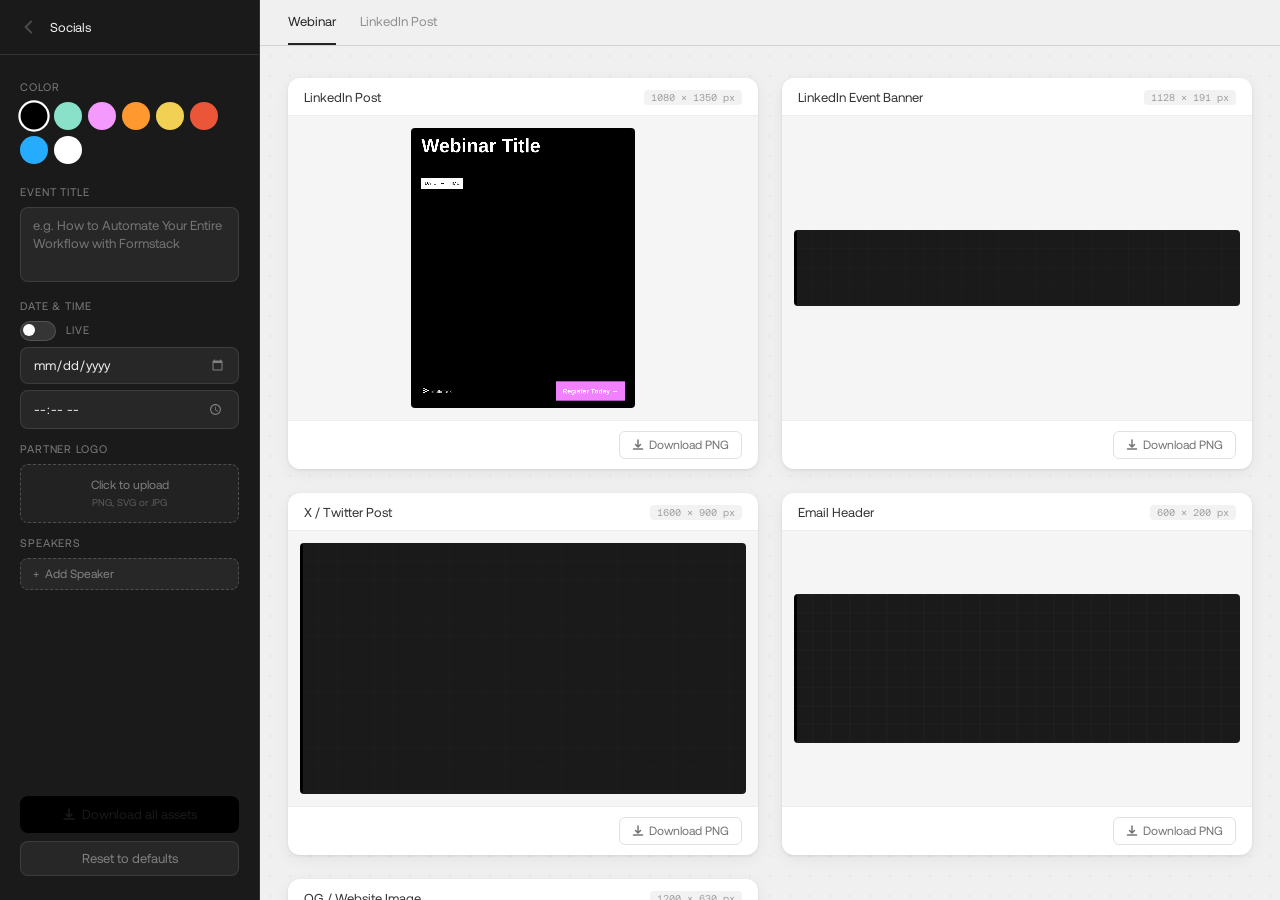
<file: socials/index.html>
<!DOCTYPE html>
<html lang="en">
<head>
<meta charset="utf-8">
<meta name="viewport" content="width=device-width, initial-scale=1">
<title>Webinar Socials Generator</title>
<style>
/* ── Brand tokens ─────────────────────────────────────────────────────── */
:root {
  --carrot-1:#FFF8ED; --carrot-2:#FFDCA8; --carrot-3:#FF982E;
  --carrot-4:#EF6407; --carrot-5:#9D3B0F; --carrot-6:#441706;
  --emerald-1:#F1FCF8; --emerald-2:#C7F5E7; --emerald-3:#89E1C9;
  --emerald-4:#27A588; --emerald-5:#1B6A5B; --emerald-6:#1A473F;
  --banana-1:#FEFAEC; --banana-2:#F6E591; --banana-3:#F1D053;
  --banana-4:#E79F19; --banana-5:#CC7B13; --banana-6:#8A4516;
  --rosa-1:#FEF2FF; --rosa-2:#F9C5FF; --rosa-3:#F49AFF;
  --rosa-4:#E23EF7; --rosa-5:#8D1395; --rosa-6:#65366B;
  --pomegranate-1:#FEF4F2; --pomegranate-2:#FDD3CB; --pomegranate-3:#EB5639;
  --pomegranate-4:#D94629; --pomegranate-5:#97311D; --pomegranate-6:#44140B;
  --blue-1:#EFF8FF; --blue-2:#B8E2FF; --blue-3:#26ACFF;
  --blue-4:#0077CE; --blue-5:#02508A; --blue-6:#062A4B;
  --black-1:#F8F8F8; --black-2:#ECECEC; --black-3:#BDBDBD;
  --black-4:#7C7C7C; --black-5:#464646; --black-6:#000000;

  --bg:             #F0F0F0;
  --panel-bg:       #1a1a1a;
  --border:         rgba(255,255,255,0.10);
  --border-hover:   rgba(255,255,255,0.22);
  --text-primary:   #f0f0f0;
  --text-secondary: rgba(240,240,240,0.45);
  --accent:         var(--black-6);
  --accent-dark:    var(--black-5);
}
@font-face {
  font-family: 'Aeonik VF';
  src: url('[data-uri]') format('woff2');
  font-weight: 100 900;
  font-style: normal;
}
@font-face {
  font-family: 'Aeonik';
  src: url('[data-uri]') format('woff2');
  font-weight: 100 900;
  font-style: normal;
}
@font-face {
  font-family: 'Sofia Pro';
  src: url('[data-uri]') format('opentype');
  font-weight: 400;
  font-style: normal;
}
@font-face {
  font-family: 'Aeonik Mono';
  src: url('[data-uri]') format('woff2');
  font-weight: 100 900;
  font-style: normal;
}


/* ── Reset ────────────────────────────────────────────────────────────── */
*, *::before, *::after { box-sizing: border-box; margin: 0; padding: 0; }
html, body { height: 100%; overflow: hidden; }
body {
  display: flex;
  font-family: 'Aeonik VF', 'Aeonik', system-ui, sans-serif;
  background: var(--bg);
  color: var(--text-primary);
}

/* ── Sidebar ──────────────────────────────────────────────────────────── */
#sidebar {
  width: 260px;
  min-width: 260px;
  height: 100vh;
  background: var(--panel-bg);
  display: flex;
  flex-direction: column;
  overflow-y: auto;
  padding: 0 0 24px 0;
  border-right: 1px solid var(--border);
  scrollbar-width: thin;
  scrollbar-color: rgba(255,255,255,0.1) transparent;
}

/* Logo bar */
.sidebar-logo {
  display: flex;
  align-items: center;
  padding: 14px 16px;
  border-bottom: 1px solid var(--border);
  gap: 8px;
  flex-shrink: 0;
}
.back-btn {
  background: none;
  border: none;
  color: var(--text-secondary);
  cursor: default;
  padding: 4px;
  border-radius: 6px;
  display: flex;
  align-items: center;
  flex-shrink: 0;
  opacity: 0.5;
}
.sidebar-logo svg {
  height: 18px;
  width: auto;
}
.sidebar-logo-divider {
  width: 1px;
  height: 16px;
  background: rgba(255,255,255,0.15);
  flex-shrink: 0;
}
.sidebar-page-title {
  font-size: 13px;
  font-weight: 600;
  color: var(--text-primary);
  letter-spacing: -0.01em;
  white-space: nowrap;
}

/* Form sections */
.section {
  padding: 18px 20px 0;
}
.section-label {
  font-size: 11px;
  font-weight: 600;
  text-transform: uppercase;
  letter-spacing: 0.08em;
  color: var(--text-secondary);
  margin-bottom: 8px;
}

/* Inputs */
input[type=text], input[type=date], input[type=time], textarea {
  width: 100%;
  background: rgba(255,255,255,0.06);
  border: 1.5px solid var(--border);
  border-radius: 8px;
  color: var(--text-primary);
  font-family: 'Aeonik VF', sans-serif;
  font-size: 13px;
  padding: 9px 12px;
  outline: none;
  transition: border-color 0.15s;
  resize: none;
}
input[type=text]:focus, input[type=date]:focus, input[type=time]:focus, textarea:focus {
  border-color: rgba(255,152,46,0.5);
  background: rgba(255,255,255,0.09);
}
input[type=date]::-webkit-calendar-picker-indicator,
input[type=time]::-webkit-calendar-picker-indicator {
  filter: invert(0.5);
  cursor: pointer;
}
textarea { min-height: 72px; line-height: 1.4; }

.input-row {
  display: flex;
  flex-direction: column;
  gap: 6px;
  margin-top: 4px;
}
.input-row > * { width: 100%; }

/* Color swatches */
.swatch-grid {
  display: flex;
  gap: 6px;
  flex-wrap: wrap;
  margin-top: 4px;
}
.swatch {
  width: 28px;
  height: 28px;
  border-radius: 50%;
  cursor: pointer;
  border: 2px solid transparent;
  transition: transform 0.12s, border-color 0.12s;
  position: relative;
}
.swatch:hover { transform: scale(1.1); }
.swatch.active {
  border-color: white;
  transform: scale(1.12);
}

/* Speakers */
.speakers-list {
  display: flex;
  flex-direction: column;
  gap: 10px;
  margin-top: 4px;
}
.speaker-card {
  background: rgba(255,255,255,0.05);
  border: 1.5px solid var(--border);
  border-radius: 10px;
  padding: 12px;
  position: relative;
}
.speaker-card input {
  margin-bottom: 6px;
  background: rgba(255,255,255,0.06);
}
.speaker-card input:last-of-type { margin-bottom: 0; }
.speaker-remove {
  position: absolute;
  top: 8px;
  right: 8px;
  background: none;
  border: none;
  color: var(--text-secondary);
  cursor: pointer;
  font-size: 16px;
  line-height: 1;
  padding: 2px;
  border-radius: 4px;
  transition: color 0.12s, background 0.12s;
}
.speaker-remove:hover { color: var(--text-primary); background: rgba(255,255,255,0.1); }

.speaker-photo-row {
  display: flex;
  align-items: center;
  gap: 8px;
  margin-bottom: 6px;
}
.speaker-avatar {
  width: 36px;
  height: 36px;
  border-radius: 50%;
  background: rgba(255,255,255,0.1);
  border: 1.5px dashed rgba(255,255,255,0.2);
  cursor: pointer;
  overflow: hidden;
  flex-shrink: 0;
  display: flex;
  align-items: center;
  justify-content: center;
  color: rgba(255,255,255,0.3);
  font-size: 18px;
  transition: background 0.12s, border-color 0.12s;
}
.speaker-avatar:hover { background: rgba(255,255,255,0.15); border-color: rgba(255,255,255,0.35); }
.speaker-avatar img { width: 100%; height: 100%; object-fit: cover; }
.speaker-avatar input[type=file] { display: none; }

.btn-add-speaker {
  display: flex;
  align-items: center;
  gap: 6px;
  background: rgba(255,255,255,0.06);
  border: 1.5px dashed rgba(255,255,255,0.18);
  border-radius: 8px;
  color: var(--text-secondary);
  font-family: 'Aeonik VF', sans-serif;
  font-size: 12px;
  font-weight: 500;
  cursor: pointer;
  padding: 8px 12px;
  width: 100%;
  margin-top: 8px;
  transition: background 0.12s, color 0.12s, border-color 0.12s;
}
.btn-add-speaker:hover {
  background: rgba(255,255,255,0.10);
  color: var(--text-primary);
  border-color: rgba(255,255,255,0.3);
}

/* Bottom buttons */
.sidebar-footer {
  margin-top: auto;
  padding: 16px 20px 0;
  display: flex;
  flex-direction: column;
  gap: 8px;
  flex-shrink: 0;
}
.btn-primary {
  background: var(--accent);
  color: #1a1a1a;
  border: none;
  border-radius: 8px;
  font-family: 'Aeonik VF', sans-serif;
  font-size: 13px;
  font-weight: 700;
  padding: 11px 16px;
  cursor: pointer;
  display: flex;
  align-items: center;
  justify-content: center;
  gap: 6px;
  transition: background 0.12s, transform 0.1s;
}
.btn-primary:hover { background: var(--accent-dark); color: white; }
.btn-primary:active { transform: scale(0.98); }
.btn-secondary {
  background: rgba(255,255,255,0.06);
  color: var(--text-secondary);
  border: 1.5px solid var(--border);
  border-radius: 8px;
  font-family: 'Aeonik VF', sans-serif;
  font-size: 13px;
  font-weight: 500;
  padding: 9px 16px;
  cursor: pointer;
  transition: background 0.12s, color 0.12s;
}
.btn-secondary:hover { background: rgba(255,255,255,0.10); color: var(--text-primary); }

/* ── Main content ─────────────────────────────────────────────────────── */
#main {
  flex: 1;
  display: flex;
  flex-direction: column;
  overflow: hidden;
}

/* Tabs */
.tab-bar {
  display: flex;
  background: var(--bg);
  border-bottom: 1px solid rgba(0,0,0,0.12);
  padding: 0 28px;
  flex-shrink: 0;
}
.tab {
  font-size: 13px;
  font-weight: 500;
  padding: 14px 0;
  margin-right: 24px;
  color: rgba(0,0,0,0.4);
  cursor: pointer;
  border-bottom: 2px solid transparent;
  transition: color 0.15s;
  white-space: nowrap;
}
.tab.active {
  color: rgba(0,0,0,0.85);
  border-bottom-color: rgba(0,0,0,0.85);
}
.tab:hover:not(.active) { color: rgba(0,0,0,0.65); }

/* Canvas area */
#canvas-area {
  flex: 1;
  overflow-y: auto;
  padding: 32px 28px;
  background-image: radial-gradient(circle, rgba(0,0,0,0.045) 1px, transparent 1px);
  background-size: 20px 20px;
}

.assets-grid {
  display: grid;
  grid-template-columns: repeat(auto-fill, minmax(340px, 1fr));
  gap: 24px;
}

.asset-card {
  background: white;
  border-radius: 12px;
  box-shadow: 0 1px 3px rgba(0,0,0,0.08), 0 4px 16px rgba(0,0,0,0.06);
  overflow: hidden;
  display: flex;
  flex-direction: column;
}
.asset-card-header {
  padding: 12px 16px 10px;
  display: flex;
  align-items: center;
  justify-content: space-between;
  border-bottom: 1px solid rgba(0,0,0,0.07);
}
.asset-name {
  font-size: 13px;
  font-weight: 600;
  color: rgba(0,0,0,0.8);
}
.asset-dims {
  font-family: 'Aeonik Mono', monospace;
  font-size: 10px;
  color: rgba(0,0,0,0.35);
  background: rgba(0,0,0,0.05);
  padding: 2px 7px;
  border-radius: 4px;
}
.asset-canvas-wrap {
  padding: 12px;
  background: #f5f5f5;
  flex: 1;
  display: flex;
  align-items: center;
  justify-content: center;
}
.asset-canvas-wrap canvas {
  max-width: 100%;
  max-height: 280px;
  width: auto;
  height: auto;
  display: block;
  border-radius: 4px;
}
.asset-card-footer {
  padding: 10px 16px;
  display: flex;
  justify-content: flex-end;
  border-top: 1px solid rgba(0,0,0,0.07);
}
.btn-download {
  background: none;
  border: 1.5px solid rgba(0,0,0,0.12);
  border-radius: 6px;
  font-family: 'Aeonik VF', sans-serif;
  font-size: 12px;
  font-weight: 500;
  color: rgba(0,0,0,0.55);
  padding: 6px 12px;
  cursor: pointer;
  display: flex;
  align-items: center;
  gap: 5px;
  transition: background 0.12s, color 0.12s, border-color 0.12s;
}
.btn-download:hover {
  background: rgba(0,0,0,0.05);
  color: rgba(0,0,0,0.8);
  border-color: rgba(0,0,0,0.25);
}


/* ── Live toggle ──────────────────────────────────────────────────────── */
.live-row {
  display: flex;
  align-items: center;
  gap: 10px;
  margin-bottom: 6px;
}
.toggle-label {
  font-size: 11px;
  font-weight: 600;
  text-transform: uppercase;
  letter-spacing: 0.08em;
  color: var(--text-secondary);
  white-space: nowrap;
}
.toggle {
  position: relative;
  width: 36px;
  height: 20px;
  flex-shrink: 0;
}
.toggle input { display: none; }
.toggle-track {
  position: absolute;
  inset: 0;
  background: rgba(255,255,255,0.12);
  border-radius: 20px;
  cursor: pointer;
  transition: background 0.2s;
  border: 1.5px solid rgba(255,255,255,0.15);
}
.toggle input:checked ~ .toggle-track { background: #EB5639; border-color: #EB5639; }
.toggle-thumb {
  position: absolute;
  top: 3px;
  left: 3px;
  width: 12px;
  height: 12px;
  background: white;
  border-radius: 50%;
  pointer-events: none;
  transition: transform 0.2s;
}
.toggle input:checked ~ .toggle-thumb { transform: translateX(16px); }

/* ── Partner logo upload ──────────────────────────────────────────────── */
.partner-upload {
  display: flex;
  align-items: center;
  gap: 10px;
}
.partner-logo-target {
  width: 100%;
  background: rgba(255,255,255,0.04);
  border: 1.5px dashed rgba(255,255,255,0.2);
  border-radius: 8px;
  padding: 12px;
  display: flex;
  align-items: center;
  justify-content: center;
  gap: 8px;
  cursor: pointer;
  transition: background 0.12s, border-color 0.12s;
  min-height: 54px;
}
.partner-logo-target:hover {
  background: rgba(255,255,255,0.08);
  border-color: rgba(255,255,255,0.3);
}
.partner-logo-target img {
  max-height: 36px;
  max-width: 160px;
  object-fit: contain;
}
.partner-logo-placeholder {
  font-size: 12px;
  color: var(--text-secondary);
  text-align: center;
  line-height: 1.4;
}
.partner-logo-clear {
  background: none;
  border: none;
  color: var(--text-secondary);
  cursor: pointer;
  font-size: 14px;
  padding: 4px;
  border-radius: 4px;
  flex-shrink: 0;
  display: none;
  transition: color 0.12s;
}
.partner-logo-clear:hover { color: var(--text-primary); }
.partner-logo-clear.visible { display: block; }

/* Divider spacing */
.section + .section { padding-top: 14px; }
.mt8 { margin-top: 8px; }
</style>
</head>
<body>

<!-- ── Sidebar ──────────────────────────────────────────────────────────── -->
<aside id="sidebar">
  <div class="sidebar-logo">
    <button class="back-btn" title="Back" aria-label="Back">
      <svg width="16" height="16" viewBox="0 0 16 16" fill="none"><path d="M10 13L5 8l5-5" stroke="currentColor" stroke-width="1.8" stroke-linecap="round" stroke-linejoin="round"/></svg>
    </button>
    <span class="sidebar-page-title">Socials</span>
  </div>

  <div class="section mt8">
    <div class="section-label">Color</div>
    <div class="swatch-grid" id="swatches">
      <div class="swatch active" data-color="#000000" data-dark="#464646" style="background:#000000" title="Black"></div>
      <div class="swatch" data-color="#89E1C9" data-dark="#27A588" style="background:#89E1C9" title="Emerald"></div>
      <div class="swatch" data-color="#F49AFF" data-dark="#E23EF7" style="background:#F49AFF" title="Rosa"></div>
      <div class="swatch" data-color="#FF982E" data-dark="#EF6407" style="background:#FF982E" title="Carrot"></div>
      <div class="swatch" data-color="#F1D053" data-dark="#E79F19" style="background:#F1D053" title="Banana"></div>
      <div class="swatch" data-color="#EB5639" data-dark="#D94629" style="background:#EB5639" title="Pomegranate"></div>
      <div class="swatch" data-color="#26ACFF" data-dark="#0077CE" style="background:#26ACFF" title="Blue"></div>
      <div class="swatch" data-color="#FFFFFF" data-dark="#BDBDBD" style="background:#FFFFFF;border:1.5px solid rgba(255,255,255,0.2)" title="White"></div>
    </div>
  </div>

  <div class="section mt8">
    <div class="section-label">Event Title</div>
    <textarea id="input-title" placeholder="e.g. How to Automate Your Entire Workflow with Formstack" rows="3"></textarea>
  </div>


  <div class="section">
    <div class="section-label">Date &amp; Time</div>
    <div class="live-row">
      <label class="toggle">
        <input type="checkbox" id="toggle-live">
        <div class="toggle-track"></div>
        <div class="toggle-thumb"></div>
      </label>
      <span class="toggle-label">Live</span>
    </div>
    <div class="input-row">
      <input type="date" id="input-date">
      <input type="time" id="input-time">
    </div>
  </div>

  <div class="section">
    <div class="section-label">Partner Logo</div>
    <div class="partner-upload">
      <div class="partner-logo-target" id="partner-logo-target" onclick="triggerPartnerUpload()">
        <div class="partner-logo-placeholder" id="partner-logo-placeholder">
          <div>Click to upload</div>
          <div style="font-size:10px;margin-top:2px;opacity:0.6">PNG, SVG or JPG</div>
        </div>
      </div>
      <button class="partner-logo-clear" id="partner-logo-clear" onclick="clearPartnerLogo()" title="Remove">✕</button>
    </div>
    <input type="file" accept="image/png,image/svg+xml,image/jpeg" id="file-partner" style="display:none" onchange="handlePartnerLogo(this)">
  </div>

  <div class="section">
    <div class="section-label">
      Speakers
      <button class="btn-add-speaker" id="btn-add-speaker" style="margin-top:8px">
        <span>+</span> Add Speaker
      </button>
    </div>
    <div class="speakers-list" id="speakers-list"></div>
  </div>

  <div class="sidebar-footer">
    <button class="btn-primary" id="btn-download-all">
      <svg width="14" height="14" viewBox="0 0 14 14" fill="none"><path d="M7 1v8M4 6l3 3 3-3M2 11h10" stroke="currentColor" stroke-width="1.6" stroke-linecap="round" stroke-linejoin="round"/></svg>
      Download all assets
    </button>
    <button class="btn-secondary" id="btn-reset">Reset to defaults</button>
  </div>
</aside>

<!-- ── Main ─────────────────────────────────────────────────────────────── -->
<main id="main">
  <div class="tab-bar">
    <div class="tab active" data-tab="webinar">Webinar</div>
    <div class="tab" data-tab="linkedin">LinkedIn Post</div>
  </div>

  <div id="canvas-area">
    <div class="assets-grid" id="assets-grid"></div>
  </div>
</main>

<script>
// ── Asset definitions per tab ─────────────────────────────────────────
const ASSET_SETS = {
  webinar: [
    { id: 'linkedin-post',    label: 'LinkedIn Post',         w: 1080, h: 1350 },
    { id: 'linkedin-event',   label: 'LinkedIn Event Banner',  w: 1128, h: 191 },
    { id: 'twitter-post',     label: 'X / Twitter Post',       w: 1600, h: 900 },
    { id: 'email-header',     label: 'Email Header',           w: 600,  h: 200 },
    { id: 'og-image',         label: 'OG / Website Image',     w: 1200, h: 630 },
  ],
  linkedin: [
    { id: 'linkedin-post',    label: 'LinkedIn Post',          w: 1080, h: 1350 },
    { id: 'linkedin-story',   label: 'LinkedIn Story',         w: 1080, h: 1920 },
  ],
  email: [
    { id: 'email-header',     label: 'Email Header',           w: 600,  h: 200 },
    { id: 'email-banner',     label: 'Email Banner',           w: 600,  h: 300 },
  ],
  website: [
    { id: 'og-image',         label: 'OG / Website Image',     w: 1200, h: 630 },
    { id: 'hero-banner',      label: 'Hero Banner',            w: 1440, h: 500 },
  ],
};

// ── State ─────────────────────────────────────────────────────────────
var state = {
  accentColor: '#000000',
  accentDark:  '#464646',
  title:       '',
  date:        '',
  time:        '',
  isLive:      false,
  partnerLogo: null,
  speakers:    [],
  activeTab:   'webinar',
};

// ── Speakers ──────────────────────────────────────────────────────────
var speakerIdCounter = 0;
function addSpeaker() {
  var id = ++speakerIdCounter;
  state.speakers.push({ id, name: '', role: '', company: '', photo: null });
  renderSpeakers();
  renderAllCanvases();
}

function removeSpeaker(id) {
  state.speakers = state.speakers.filter(s => s.id !== id);
  renderSpeakers();
  renderAllCanvases();
}

function renderSpeakers() {
  var list = document.getElementById('speakers-list');
  list.innerHTML = '';
  state.speakers.forEach(function(s) {
    var card = document.createElement('div');
    card.className = 'speaker-card';
    card.innerHTML = `
      <button class="speaker-remove" onclick="removeSpeaker(${s.id})" title="Remove">✕</button>
      <div class="speaker-photo-row">
        <div class="speaker-avatar" id="avatar-${s.id}" onclick="triggerPhotoUpload(${s.id})">
          ${s.photo ? `<img src="${s.photo}" alt="headshot">` : '+'}
          <input type="file" accept="image/*" id="file-${s.id}" onchange="handlePhoto(${s.id}, this)">
        </div>
        <input type="text" placeholder="Full name" value="${s.name}"
          oninput="updateSpeaker(${s.id}, 'name', this.value)" style="flex:1;margin:0">
      </div>
      <input type="text" placeholder="Title / Role" value="${s.role}"
        oninput="updateSpeaker(${s.id}, 'role', this.value)">
      <input type="text" placeholder="Company" value="${s.company}"
        oninput="updateSpeaker(${s.id}, 'company', this.value)" style="margin-bottom:0">
    `;
    list.appendChild(card);
  });
}

function triggerPhotoUpload(id) {
  document.getElementById('file-' + id).click();
}

function handlePhoto(id, input) {
  var file = input.files[0];
  if (!file) return;
  var reader = new FileReader();
  reader.onload = function(e) {
    var s = state.speakers.find(function(s) { return s.id === id; });
    if (s) {
      s.photo = e.target.result;
      renderSpeakers();
      renderAllCanvases();
    }
  };
  reader.readAsDataURL(file);
}

function updateSpeaker(id, field, value) {
  var s = state.speakers.find(function(s) { return s.id === id; });
  if (s) {
    s[field] = value;
    renderAllCanvases();
  }
}

// ── Tabs ──────────────────────────────────────────────────────────────
document.querySelectorAll('.tab').forEach(function(tab) {
  tab.addEventListener('click', function() {
    document.querySelectorAll('.tab').forEach(function(t) { t.classList.remove('active'); });
    tab.classList.add('active');
    state.activeTab = tab.dataset.tab;
    buildAssetGrid();
  });
});

// ── Asset grid ────────────────────────────────────────────────────────
function buildAssetGrid() {
  var grid = document.getElementById('assets-grid');
  grid.innerHTML = '';
  var assets = ASSET_SETS[state.activeTab] || [];
  assets.forEach(function(asset) {
    var card = document.createElement('div');
    card.className = 'asset-card';
    // Scale canvas display width to card width; keep aspect ratio
    var displayScale = 316 / asset.w; // ~316px internal width target
    var dispW = 316;
    var dispH = Math.round(asset.h * displayScale);
    card.innerHTML = `
      <div class="asset-card-header">
        <span class="asset-name">${asset.label}</span>
        <span class="asset-dims">${asset.w} × ${asset.h} px</span>
      </div>
      <div class="asset-canvas-wrap">
        <canvas id="canvas-${asset.id}" width="${asset.w}" height="${asset.h}"
          style=""></canvas>
      </div>
      <div class="asset-card-footer">
        <button class="btn-download" onclick="downloadAsset('${asset.id}', '${asset.label}')">
          <svg width="12" height="12" viewBox="0 0 12 12" fill="none">
            <path d="M6 1v7M3.5 5.5L6 8l2.5-2.5M1.5 10h9" stroke="currentColor" stroke-width="1.5" stroke-linecap="round" stroke-linejoin="round"/>
          </svg>
          Download PNG
        </button>
      </div>
    `;
    grid.appendChild(card);
  });
  renderAllCanvases();
}

// ── Canvas rendering ──────────────────────────────────────────────────
var photoCache = {};

function loadImage(src) {
  return new Promise(function(resolve) {
    if (photoCache[src]) { resolve(photoCache[src]); return; }
    var img = new Image();
    img.onload = function() { photoCache[src] = img; resolve(img); };
    img.onerror = function() { resolve(null); };
    img.src = src;
  });
}

function renderAllCanvases() {
  var assets = ASSET_SETS[state.activeTab] || [];
  assets.forEach(function(asset) {
    renderCanvas(asset);
  });
}

function renderCanvas(asset) {
  var canvas = document.getElementById('canvas-' + asset.id);
  if (!canvas) return;
  var ctx = canvas.getContext('2d');
  var W = asset.w, H = asset.h;

  // Load all speaker photos first
  var photoPromises = state.speakers.map(function(s) {
    return s.photo ? loadImage(s.photo) : Promise.resolve(null);
  });

  Promise.all(photoPromises).then(function(photos) {
    drawAsset(ctx, W, H, asset, photos);
  });
}

function drawAsset(ctx, W, H, asset, photos) {
  // Route linkedin-post to its bespoke renderer
  if (asset.id === 'linkedin-post') {
    drawLinkedInPost(ctx, W, H, photos);
    return;
  }

  var accent = state.accentColor || '#FF982E';
  var isDark = isDarkColor(accent);
  var textColor = isDark ? '#ffffff' : '#1a1a1a';
  var bgColor = '#1a1a1a';

  ctx.fillStyle = bgColor;
  ctx.fillRect(0, 0, W, H);

  var bandW = Math.round(W * 0.006);
  ctx.fillStyle = accent;
  ctx.fillRect(0, 0, bandW, H);

  ctx.strokeStyle = 'rgba(255,255,255,0.04)';
  ctx.lineWidth = 1;
  var step = Math.round(W / 24);
  for (var x = 0; x < W; x += step) {
    ctx.beginPath(); ctx.moveTo(x, 0); ctx.lineTo(x, H); ctx.stroke();
  }
  for (var y = 0; y < H; y += step) {
    ctx.beginPath(); ctx.moveTo(0, y); ctx.lineTo(W, y); ctx.stroke();
  }

  var pad = Math.round(W * 0.05);
  var isWide = W / H > 2;
  var isTall = H / W > 1;

  if (isTall) {
    drawTallLayout(ctx, W, H, pad, accent, textColor, photos);
  } else if (isWide) {
    drawWideLayout(ctx, W, H, pad, accent, textColor, photos);
  } else {
    drawStandardLayout(ctx, W, H, pad, accent, textColor, photos);
  }
}

// ── LinkedIn Post bespoke renderer (1080×1350) ───────────────────────────
var partnerLogoCache = null;

function wrapTextCount(ctx, text, maxWidth, maxLines) {
  var words = text.split(' ');
  var line = '', count = 0;
  for (var n = 0; n < words.length; n++) {
    var test = line + (line ? ' ' : '') + words[n];
    if (ctx.measureText(test).width > maxWidth && line) {
      count++;
      if (count >= maxLines) return maxLines;
      line = words[n];
    } else { line = test; }
  }
  return count + 1;
}

// Draws wrapped text, returns the baseline Y of the last line drawn
function wrapTextLines(ctx, text, x, y, maxWidth, lineHeight) {
  var words = text.split(' ');
  var line = '';
  var curY = y;
  for (var n = 0; n < words.length; n++) {
    var test = line + (line ? ' ' : '') + words[n];
    if (ctx.measureText(test).width > maxWidth && line) {
      ctx.fillText(line, x, curY);
      line = words[n];
      curY += lineHeight;
    } else { line = test; }
  }
  if (line) ctx.fillText(line, x, curY);
  return curY;
}

function drawLinkedInPost(ctx, W, H, photos) {
  // All coordinates calibrated to 1080×1350

  // ── Background
  ctx.fillStyle = '#000000';
  ctx.fillRect(0, 0, W, H);

  // ── Partner logo (top-right)
  if (state.partnerLogo && partnerLogoCache) {
    var maxH = 48, maxW = 220;
    var ratio = partnerLogoCache.width / partnerLogoCache.height;
    var pW = Math.min(maxW, maxH * ratio);
    var pH = pW / ratio;
    ctx.drawImage(partnerLogoCache, W - 50 - pW, 33, pW, pH);
  }

  // ── Main title — cap top y≈50, baseline y≈117 (92px × 0.73 cap ratio)
  var titleSize = 92;
  var titleLH   = Math.round(titleSize * 1.1);
  var titleBase = 117;
  var titleMaxW = W - 100;
  ctx.fillStyle = '#ffffff';
  ctx.font = 'bold ' + titleSize + 'px Aeonik VF, Aeonik, sans-serif';
  ctx.textAlign = 'left';
  var lineCount = wrapTextCount(ctx, state.title || 'Webinar Title', titleMaxW, 3);
  wrapText(ctx, state.title || 'Webinar Title', 50, titleBase, titleMaxW, titleLH, 3);
  var lastTitleBase = titleBase + (lineCount - 1) * titleLH;

  // ── Date bar — min y=240, or below last title line
  var dateTop = Math.max(240, lastTitleBase + 44);

  // LIVE indicator
  if (state.isLive) {
    var dotCY = dateTop + 26;
    ctx.beginPath();
    ctx.arc(69, dotCY, 7, 0, Math.PI * 2);
    ctx.fillStyle = '#EB5639';
    ctx.fill();
    ctx.fillStyle = '#ffffff';
    ctx.font = '600 20px Aeonik Mono, Aeonik VF, monospace';
    ctx.textAlign = 'left';
    ctx.fillText('LIVE', 94, dateTop + 34);
  }

  // Date pill — hugs content, format: "MONTH DAY  →  H:MM AM"
  var pillFont = '400 22px Aeonik VF, Aeonik, sans-serif';
  ctx.font = pillFont;
  var dateStr, timeStr;
  if (state.date) {
    var d = new Date(state.date + 'T12:00:00');
    dateStr = d.toLocaleDateString('en-US', { month: 'long', day: 'numeric' }).toUpperCase();
  } else {
    dateStr = 'DATE';
  }
  timeStr = state.time ? formatTime12(state.time) : 'TIME';
  var pillText  = dateStr + '   →   ' + timeStr;
  var pillPad   = 16;
  var pillTextW = ctx.measureText(pillText).width;
  var pillW     = Math.round(pillTextW + pillPad * 2);
  var pillH     = 53;
  var pillX     = state.isLive ? 181 : 50;
  ctx.fillStyle = '#ffffff';
  ctx.fillRect(pillX, dateTop, pillW, pillH);
  ctx.fillStyle = '#000000';
  ctx.font = pillFont;
  ctx.textAlign = 'left';
  ctx.fillText(pillText, pillX + pillPad, dateTop + 34);

  // ── Speakers — squares at (50,916) and (545,916), 250×250
  var speakerXs = [50, 545];
  var textXs    = [316, 811];
  var speakerY  = 916;
  var avatarSz  = 250;

  state.speakers.slice(0, 2).forEach(function(speaker, i) {
    var sx = speakerXs[i];
    var tx = textXs[i];
    var photo = photos[i];
    var textMaxW = (i === 0 ? speakerXs[1] : W - 50) - tx - 10;

    // Square headshot
    if (photo) {
      ctx.drawImage(photo, sx, speakerY, avatarSz, avatarSz);
    } else {
      ctx.fillStyle = 'rgba(255,255,255,0.10)';
      ctx.fillRect(sx, speakerY, avatarSz, avatarSz);
      var initials = (speaker.name || '?').split(' ').map(function(w) { return w[0] || ''; }).join('').slice(0, 2).toUpperCase();
      ctx.fillStyle = 'rgba(255,255,255,0.35)';
      ctx.font = 'bold 80px Aeonik VF, Aeonik, sans-serif';
      ctx.textAlign = 'center';
      ctx.fillText(initials, sx + avatarSz / 2, speakerY + avatarSz * 0.62);
      ctx.textAlign = 'left';
    }

    // Name — wrapping, ~32px bold, starting at y=1107
    ctx.fillStyle = '#ffffff';
    ctx.font = 'bold 32px Aeonik VF, Aeonik, sans-serif';
    ctx.textAlign = 'left';
    var nameLastY = wrapTextLines(ctx, speaker.name || 'Speaker Name', tx, 1107, textMaxW, 38);

    // Role — wrapping, 23px
    if (speaker.role) {
      ctx.fillStyle = 'rgba(255,255,255,0.65)';
      ctx.font = '400 23px Aeonik VF, Aeonik, sans-serif';
      var roleLastY = wrapTextLines(ctx, speaker.role, tx, nameLastY + 34, textMaxW, 28);
    }

    // Company — wrapping, 18px
    if (speaker.company) {
      var companyY = (speaker.role ? (nameLastY + 34 + 28) : nameLastY + 34);
      ctx.fillStyle = 'rgba(255,255,255,0.40)';
      ctx.font = '400 18px Aeonik VF, Aeonik, sans-serif';
      wrapTextLines(ctx, speaker.company, tx, companyY + 28, textMaxW, 22);
    }
  });

  // ── Register Today button — 32px bold, 30px padding all sides
  ctx.font = 'bold 32px Aeonik VF, Aeonik, sans-serif';
  var btnText = 'Register Today →';
  var btnPad  = 30;
  var btnW    = Math.round(ctx.measureText(btnText).width + btnPad * 2);
  var btnH    = 32 + btnPad * 2;  // text cap + padding
  var btnX    = W - 50 - btnW;
  var btnY    = 1222;
  ctx.fillStyle = '#F181FF';
  ctx.fillRect(btnX, btnY, btnW, btnH);
  ctx.fillStyle = '#ffffff';
  ctx.textAlign = 'center';
  ctx.fillText(btnText, btnX + btnW / 2, btnY + btnH / 2 + 12);
  ctx.textAlign = 'left';

  // ── Intellistack icon (white, exact SVG positions)
  var iconRects = [
    [58.93, 1255.41, 8.89, 4.44],
    [58.93, 1264.28, 8.89, 4.44],
    [58.93, 1273.16, 8.89, 4.43],
    [67.82, 1259.85, 8.89, 4.43],
    [67.82, 1268.72, 8.89, 4.44],
    [76.71, 1264.28, 8.89, 4.44],
  ];
  ctx.fillStyle = '#ffffff';
  iconRects.forEach(function(r) { ctx.fillRect(r[0], r[1], r[2], r[3]); });

  // Intellistack wordmark
  ctx.fillStyle = '#ffffff';
  ctx.font = '500 22px Aeonik VF, Aeonik, sans-serif';
  ctx.textAlign = 'left';
  ctx.fillText('Intellistack', 94, 1278);
}

// ── Helpers ───────────────────────────────────────────────────────────
function wrapText(ctx, text, x, y, maxWidth, lineHeight, maxLines) {
  var words = text.split(' ');
  var line = '';
  var lineCount = 0;
  for (var i = 0; i < words.length; i++) {
    var testLine = line + (line ? ' ' : '') + words[i];
    var metrics = ctx.measureText(testLine);
    if (metrics.width > maxWidth && line) {
      ctx.fillText(line, x, y + lineCount * lineHeight);
      line = words[i];
      lineCount++;
      if (lineCount >= maxLines) {
        // Truncate with ellipsis
        var ellLine = line;
        while (ctx.measureText(ellLine + '…').width > maxWidth && ellLine.length > 0) {
          ellLine = ellLine.slice(0, -1);
        }
        ctx.fillText(ellLine + '…', x, y + lineCount * lineHeight);
        return;
      }
    } else {
      line = testLine;
    }
  }
  ctx.fillText(line, x, y + lineCount * lineHeight);
}

function formatDate(d) {
  if (!d) return '';
  var parts = d.split('-');
  if (parts.length !== 3) return d;
  var months = ['Jan','Feb','Mar','Apr','May','Jun','Jul','Aug','Sep','Oct','Nov','Dec'];
  return months[parseInt(parts[1]) - 1] + ' ' + parseInt(parts[2]) + ', ' + parts[0];
}

function formatTime12(t) {
  if (!t) return '';
  var parts = t.split(':');
  var h = parseInt(parts[0]);
  var m = parts[1];
  var ampm = h >= 12 ? 'PM' : 'AM';
  h = h % 12 || 12;
  return h + ':' + m + ' ' + ampm;
}

function isDarkColor(hex) {
  var c = hex.replace('#','');
  if (c.length === 3) c = c[0]+c[0]+c[1]+c[1]+c[2]+c[2];
  var r = parseInt(c.substr(0,2),16), g = parseInt(c.substr(2,2),16), b = parseInt(c.substr(4,2),16);
  return (r * 299 + g * 587 + b * 114) / 1000 < 128;
}

// ── Download ──────────────────────────────────────────────────────────
function downloadAsset(id, label) {
  var canvas = document.getElementById('canvas-' + id);
  if (!canvas) return;
  var a = document.createElement('a');
  a.download = label.replace(/[^a-z0-9]/gi,'_').toLowerCase() + '.png';
  a.href = canvas.toDataURL('image/png');
  a.click();
}

document.getElementById('btn-download-all').addEventListener('click', function() {
  var assets = ASSET_SETS[state.activeTab] || [];
  assets.forEach(function(asset, i) {
    setTimeout(function() { downloadAsset(asset.id, asset.label); }, i * 200);
  });
});

// ── Inputs ────────────────────────────────────────────────────────────
document.getElementById('input-title').addEventListener('input', function() {
  state.title = this.value; renderAllCanvases();
});

document.getElementById('toggle-live').addEventListener('change', function() {
  state.isLive = this.checked; renderAllCanvases();
});

// Partner logo
function triggerPartnerUpload() {
  document.getElementById('file-partner').click();
}
function handlePartnerLogo(input) {
  var file = input.files[0];
  if (!file) return;
  var reader = new FileReader();
  reader.onload = function(e) {
    state.partnerLogo = e.target.result;
    var img2 = new Image(); img2.onload = function(){ partnerLogoCache = img2; renderAllCanvases(); }; img2.src = e.target.result;
    var target = document.getElementById('partner-logo-target');
    var placeholder = document.getElementById('partner-logo-placeholder');
    var clearBtn = document.getElementById('partner-logo-clear');
    // Show image preview inside the target
    placeholder.innerHTML = '<img src="' + e.target.result + '" alt="Partner logo" style="max-height:36px;max-width:160px;object-fit:contain">';
    clearBtn.classList.add('visible');
    // renderAllCanvases called above when img loads
  };
  reader.readAsDataURL(file);
}
function clearPartnerLogo() {
  state.partnerLogo = null;
  partnerLogoCache = null;
  document.getElementById('partner-logo-placeholder').innerHTML = '<div>Click to upload</div><div style="font-size:10px;margin-top:2px;opacity:0.6">PNG, SVG or JPG</div>';
  document.getElementById('partner-logo-clear').classList.remove('visible');
  document.getElementById('file-partner').value = '';
  renderAllCanvases();
}
document.getElementById('input-date').addEventListener('change', function() {
  state.date = this.value; renderAllCanvases();
});
document.getElementById('input-time').addEventListener('change', function() {
  state.time = this.value; renderAllCanvases();
});

// ── Swatches ──────────────────────────────────────────────────────────
document.querySelectorAll('.swatch').forEach(function(sw) {
  sw.addEventListener('click', function() {
    document.querySelectorAll('.swatch').forEach(function(s) { s.classList.remove('active'); });
    sw.classList.add('active');
    state.accentColor = sw.dataset.color;
    state.accentDark  = sw.dataset.dark;
    document.documentElement.style.setProperty('--accent', state.accentColor);
    document.documentElement.style.setProperty('--accent-dark', state.accentDark);
    renderAllCanvases();
  });
});

// ── Speaker button ────────────────────────────────────────────────────
document.getElementById('btn-add-speaker').addEventListener('click', addSpeaker);

// ── Reset ─────────────────────────────────────────────────────────────
document.getElementById('btn-reset').addEventListener('click', function() {
  if (!confirm('Reset all fields to defaults?')) return;
  state.title = ''; state.date = ''; state.time = '';
  state.isLive = false; state.partnerLogo = null; state.speakers = [];
  document.getElementById('input-title').value = '';
  document.getElementById('input-date').value = '';
  document.getElementById('input-time').value = '';
  document.getElementById('toggle-live').checked = false;
  clearPartnerLogo();
  document.querySelectorAll('.swatch').forEach(function(s) { s.classList.remove('active'); });
  document.querySelectorAll('.swatch')[0].classList.add('active');
  state.accentColor = '#000000'; state.accentDark = '#464646';
  document.documentElement.style.setProperty('--accent', '#000000');
  document.documentElement.style.setProperty('--accent-dark', '#464646');
  renderSpeakers();
  renderAllCanvases();
});

// ── Init ──────────────────────────────────────────────────────────────
buildAssetGrid();
</script>
</body>
</html>
</file>
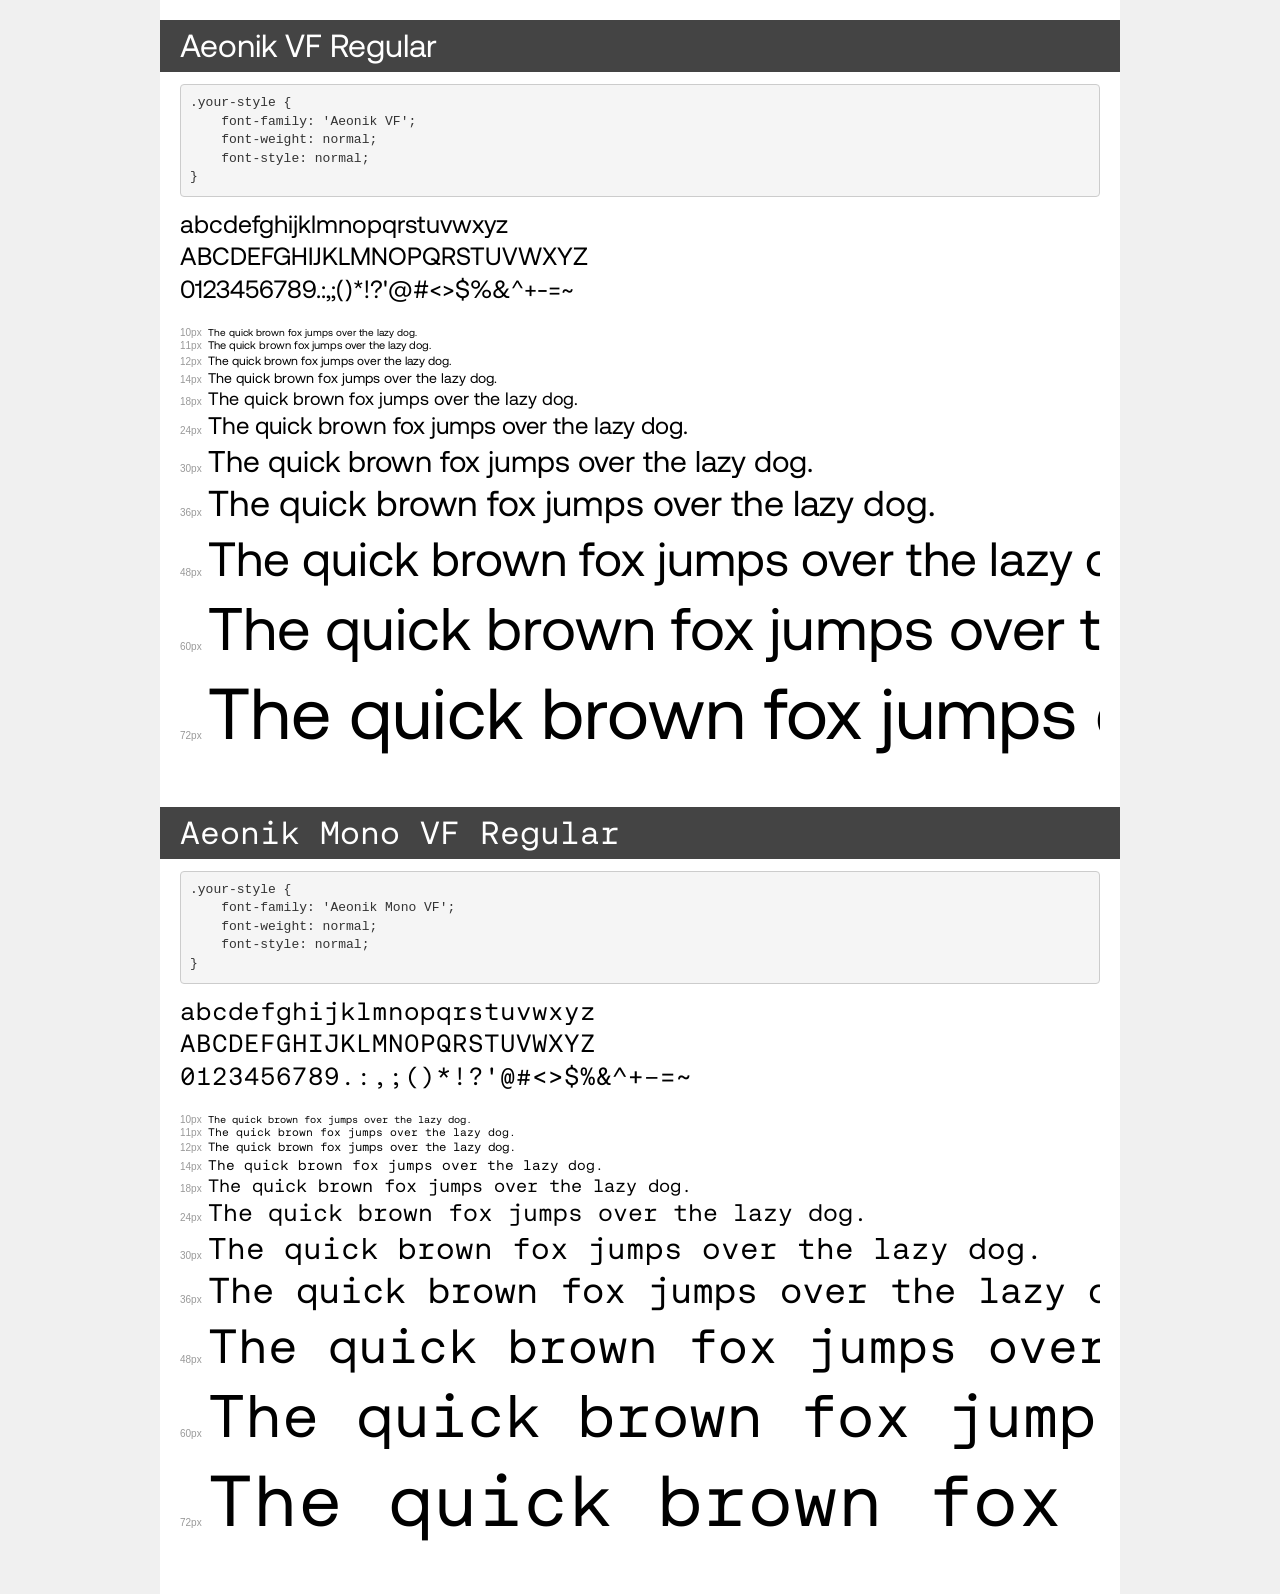
<file: demo.html>
<!DOCTYPE html>
<html lang="en">
<head>
    <meta charset="utf-8">
    <meta http-equiv="X-UA-Compatible" content="IE=edge">
    <meta name="viewport" content="width=device-width, initial-scale=1">
    <meta name="robots" content="noindex, noarchive">
    <meta name="format-detection" content="telephone=no">
    <title>Transfonter demo</title>
    <link href="stylesheet.css" rel="stylesheet">
    <style>
        /*
        http://meyerweb.com/eric/tools/css/reset/
        v2.0 | 20110126
        License: none (public domain)
        */
        html, body, div, span, applet, object, iframe,
        h1, h2, h3, h4, h5, h6, p, blockquote, pre,
        a, abbr, acronym, address, big, cite, code,
        del, dfn, em, img, ins, kbd, q, s, samp,
        small, strike, strong, sub, sup, tt, var,
        b, u, i, center,
        dl, dt, dd, ol, ul, li,
        fieldset, form, label, legend,
        table, caption, tbody, tfoot, thead, tr, th, td,
        article, aside, canvas, details, embed,
        figure, figcaption, footer, header, hgroup,
        menu, nav, output, ruby, section, summary,
        time, mark, audio, video {
            margin: 0;
            padding: 0;
            border: 0;
            font-size: 100%;
            font: inherit;
            vertical-align: baseline;
        }
        /* HTML5 display-role reset for older browsers */
        article, aside, details, figcaption, figure,
        footer, header, hgroup, menu, nav, section {
            display: block;
        }
        body {
            line-height: 1;
        }
        ol, ul {
            list-style: none;
        }
        blockquote, q {
            quotes: none;
        }
        blockquote:before, blockquote:after,
        q:before, q:after {
            content: '';
            content: none;
        }
        table {
            border-collapse: collapse;
            border-spacing: 0;
        }
        /* demo styles */
        body {
            background: #f0f0f0;
            color: #000;
        }
        .page {
            background: #fff;
            width: 920px;
            margin: 0 auto;
            padding: 20px 20px 0 20px;
            overflow: hidden;
        }
        .font-container {
            overflow-x: auto;
            overflow-y: hidden;
            margin-bottom: 40px;
            line-height: 1.3;
            white-space: nowrap;
            padding-bottom: 5px;
        }
        h1 {
            position: relative;
            background: #444;
            font-size: 32px;
            color: #fff;
            padding: 10px 20px;
            margin: 0 -20px 12px -20px;
        }
        .letters {
            font-size: 25px;
            margin-bottom: 20px;
        }
        .s10:before {
            content: '10px';
        }
        .s11:before {
            content: '11px';
        }
        .s12:before {
            content: '12px';
        }
        .s14:before {
            content: '14px';
        }
        .s18:before {
            content: '18px';
        }
        .s24:before {
            content: '24px';
        }
        .s30:before {
            content: '30px';
        }
        .s36:before {
            content: '36px';
        }
        .s48:before {
            content: '48px';
        }
        .s60:before {
            content: '60px';
        }
        .s72:before {
            content: '72px';
        }
        .s10:before, .s11:before, .s12:before, .s14:before,
        .s18:before, .s24:before, .s30:before, .s36:before,
        .s48:before, .s60:before, .s72:before {
            font-family: Arial, sans-serif;
            font-size: 10px;
            font-weight: normal;
            font-style: normal;
            color: #999;
            padding-right: 6px;
        }
        pre {
            display: block;
            padding: 9px;
            margin: 0 0 12px;
            font-family: Monaco, Menlo, Consolas, "Courier New", monospace;
            font-size: 13px;
            line-height: 1.428571429;
            color: #333;
            font-weight: normal;
            font-style: normal;
            background-color: #f5f5f5;
            border: 1px solid #ccc;
            overflow-x: auto;
            border-radius: 4px;
        }
        /* responsive */
        @media (max-width: 959px) {
            .page {
                width: auto;
                margin: 0;
            }
        }
    </style>
</head>
<body>
<div class="page">
    <div class="demo">
        <h1 style="font-family: 'Aeonik VF'; font-weight: normal; font-style: normal;">Aeonik VF Regular</h1>
        <pre title="Usage">.your-style {
    font-family: 'Aeonik VF';
    font-weight: normal;
    font-style: normal;
}</pre>
        <div class="font-container" style="font-family: 'Aeonik VF'; font-weight: normal; font-style: normal;">
            <p class="letters">
                abcdefghijklmnopqrstuvwxyz<br>
ABCDEFGHIJKLMNOPQRSTUVWXYZ<br>
                0123456789.:,;()*!?'@#&lt;&gt;$%&^+-=~
            </p>
            <p class="s10" style="font-size: 10px;">The quick brown fox jumps over the lazy dog.</p>
            <p class="s11" style="font-size: 11px;">The quick brown fox jumps over the lazy dog.</p>
            <p class="s12" style="font-size: 12px;">The quick brown fox jumps over the lazy dog.</p>
            <p class="s14" style="font-size: 14px;">The quick brown fox jumps over the lazy dog.</p>
            <p class="s18" style="font-size: 18px;">The quick brown fox jumps over the lazy dog.</p>
            <p class="s24" style="font-size: 24px;">The quick brown fox jumps over the lazy dog.</p>
            <p class="s30" style="font-size: 30px;">The quick brown fox jumps over the lazy dog.</p>
            <p class="s36" style="font-size: 36px;">The quick brown fox jumps over the lazy dog.</p>
            <p class="s48" style="font-size: 48px;">The quick brown fox jumps over the lazy dog.</p>
            <p class="s60" style="font-size: 60px;">The quick brown fox jumps over the lazy dog.</p>
            <p class="s72" style="font-size: 72px;">The quick brown fox jumps over the lazy dog.</p>
        </div>
    </div>

    <div class="demo">
        <h1 style="font-family: 'Aeonik Mono VF'; font-weight: normal; font-style: normal;">Aeonik Mono VF Regular</h1>
        <pre title="Usage">.your-style {
    font-family: 'Aeonik Mono VF';
    font-weight: normal;
    font-style: normal;
}</pre>
        <div class="font-container" style="font-family: 'Aeonik Mono VF'; font-weight: normal; font-style: normal;">
            <p class="letters">
                abcdefghijklmnopqrstuvwxyz<br>
ABCDEFGHIJKLMNOPQRSTUVWXYZ<br>
                0123456789.:,;()*!?'@#&lt;&gt;$%&^+-=~
            </p>
            <p class="s10" style="font-size: 10px;">The quick brown fox jumps over the lazy dog.</p>
            <p class="s11" style="font-size: 11px;">The quick brown fox jumps over the lazy dog.</p>
            <p class="s12" style="font-size: 12px;">The quick brown fox jumps over the lazy dog.</p>
            <p class="s14" style="font-size: 14px;">The quick brown fox jumps over the lazy dog.</p>
            <p class="s18" style="font-size: 18px;">The quick brown fox jumps over the lazy dog.</p>
            <p class="s24" style="font-size: 24px;">The quick brown fox jumps over the lazy dog.</p>
            <p class="s30" style="font-size: 30px;">The quick brown fox jumps over the lazy dog.</p>
            <p class="s36" style="font-size: 36px;">The quick brown fox jumps over the lazy dog.</p>
            <p class="s48" style="font-size: 48px;">The quick brown fox jumps over the lazy dog.</p>
            <p class="s60" style="font-size: 60px;">The quick brown fox jumps over the lazy dog.</p>
            <p class="s72" style="font-size: 72px;">The quick brown fox jumps over the lazy dog.</p>
        </div>
    </div>

</div>
</body>
</html>
</file>
<file: stylesheet.css>
@font-face {
    font-family: 'Aeonik VF';
    src: url('[data-uri]') format('woff2');
    font-weight: normal;
    font-style: normal;
    font-display: swap;
}

@font-face {
    font-family: 'Aeonik Mono VF';
    src: url('[data-uri]') format('woff2');
    font-weight: normal;
    font-style: normal;
    font-display: swap;
}
</file>
